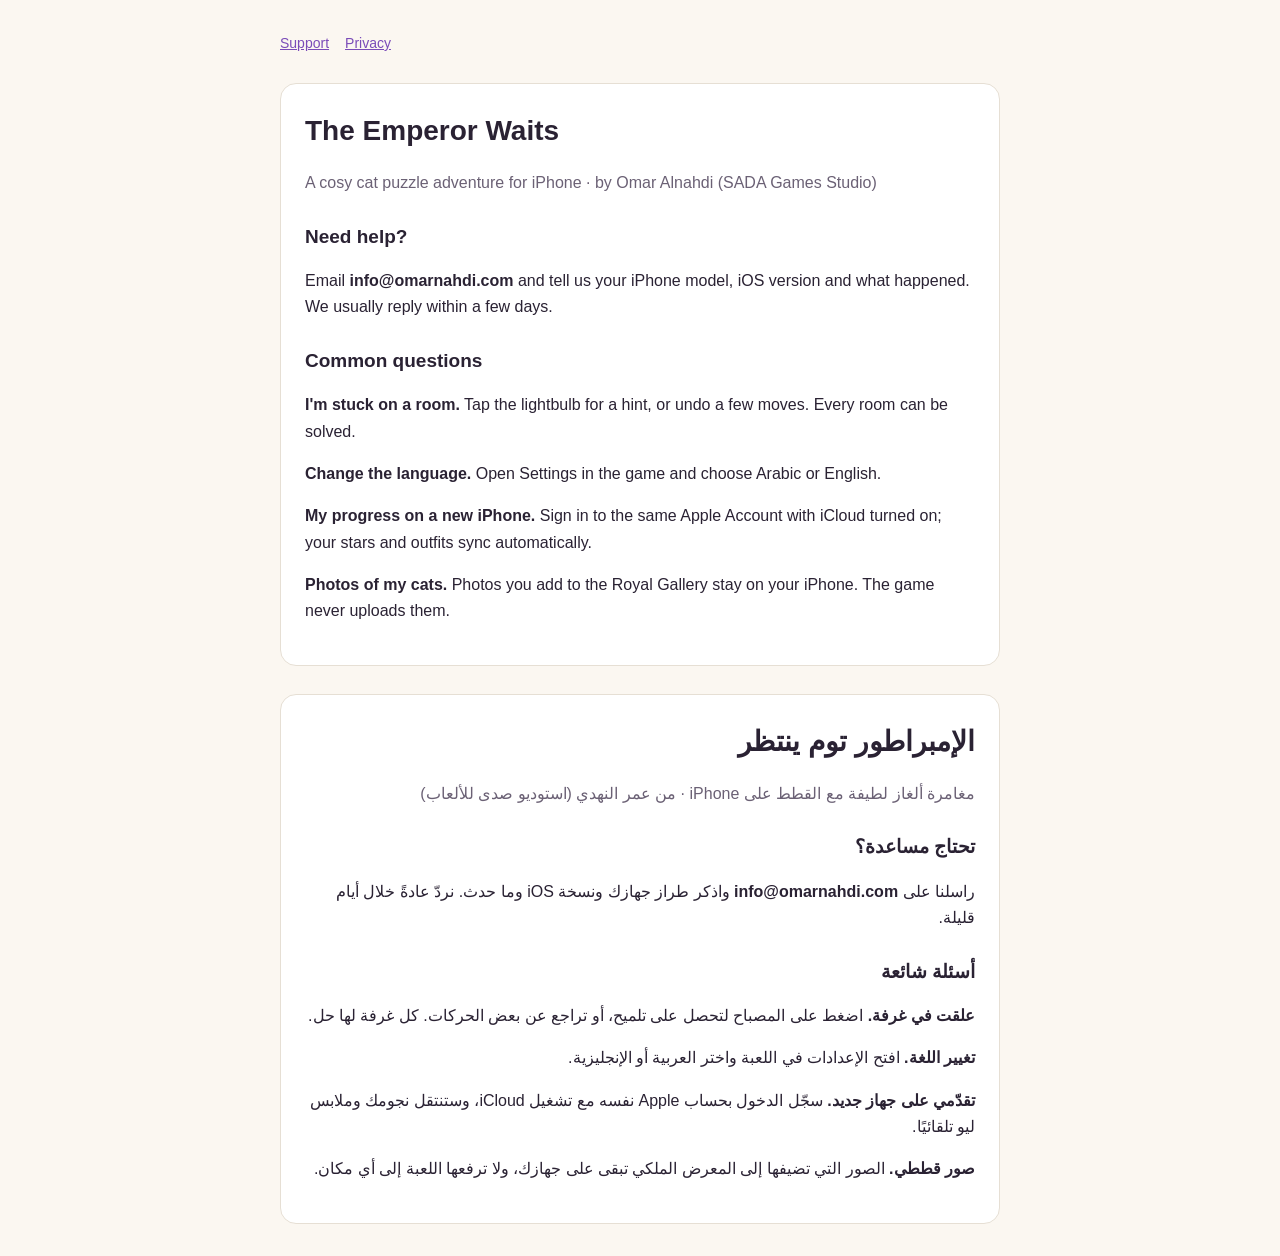
<file: index.html>
<!doctype html><html lang="en"><head><meta charset="utf-8"><meta http-equiv="refresh" content="0; url=/emperor-waits/"><link rel="canonical" href="/emperor-waits/"><title>Omar Alnahdi</title></head><body><a href="/emperor-waits/">The Emperor Waits</a></body></html>
</file>
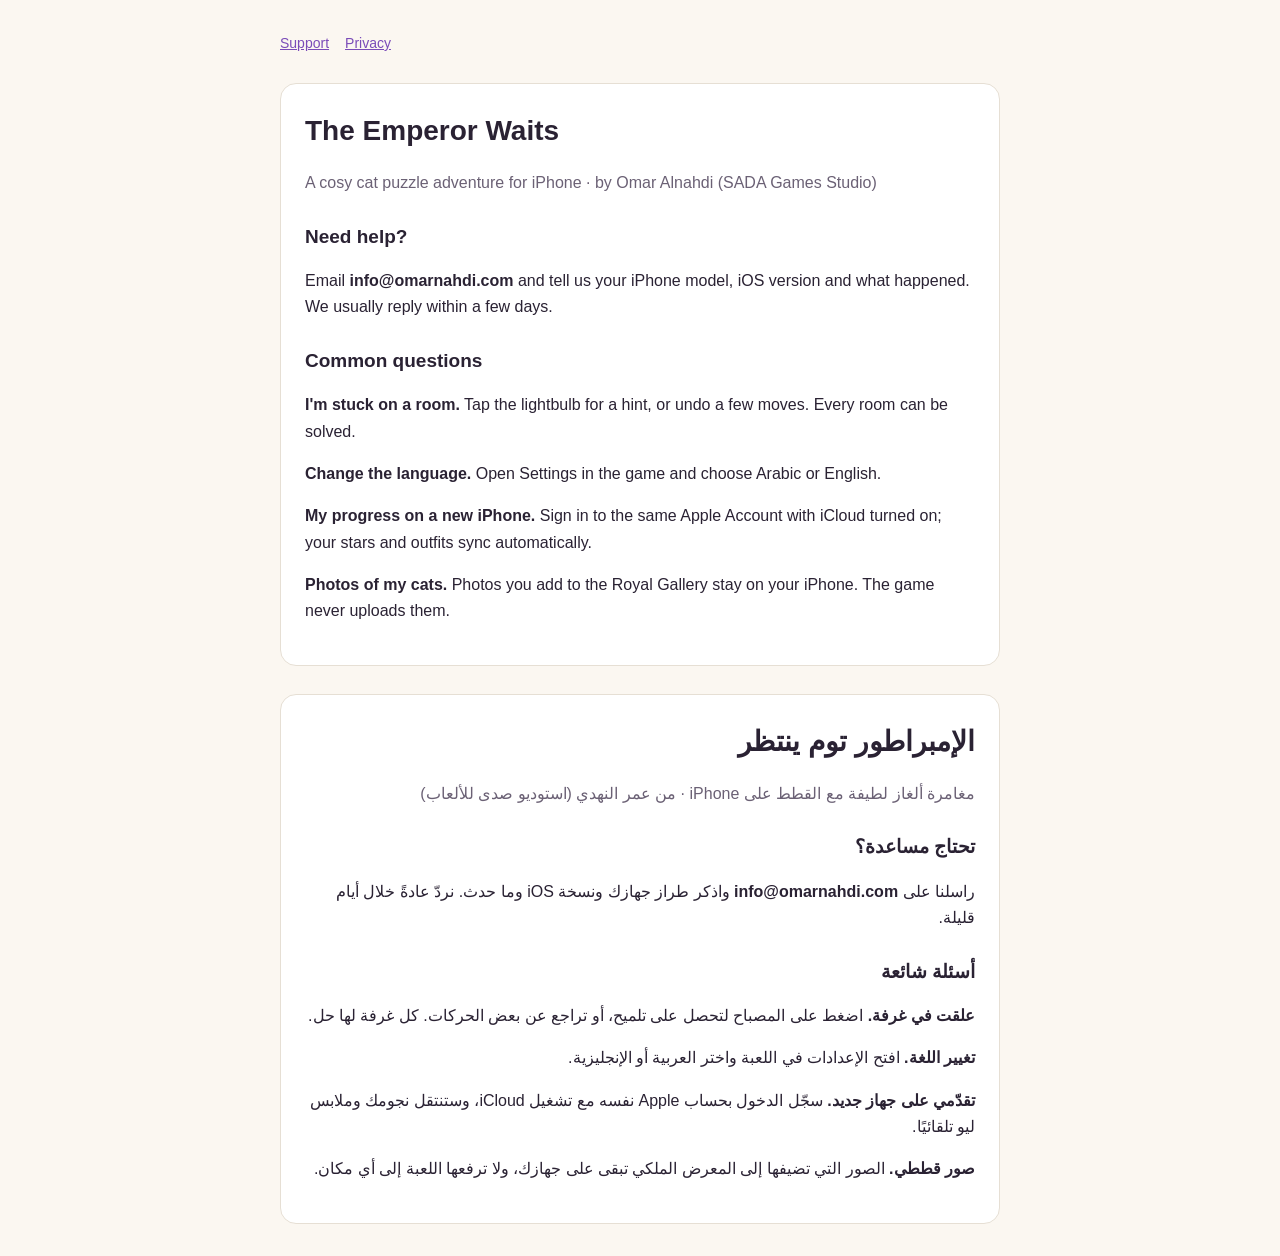
<file: emperor-waits/index.html>
<!doctype html><html lang="en"><head><meta charset="utf-8"><meta name="viewport" content="width=device-width,initial-scale=1">
<title>The Emperor Waits · Support</title><link rel="stylesheet" href="style.css"></head><body><main>
<nav><a href="./">Support</a><a href="privacy.html">Privacy</a></nav>
<section class="card"><h1>The Emperor Waits</h1><p class="muted">A cosy cat puzzle adventure for iPhone · by Omar Alnahdi (SADA Games Studio)</p>
<h2>Need help?</h2><p>Email <strong>info@omarnahdi.com</strong> and tell us your iPhone model, iOS version and what happened. We usually reply within a few days.</p>
<h2>Common questions</h2>
<p><strong>I'm stuck on a room.</strong> Tap the lightbulb for a hint, or undo a few moves. Every room can be solved.</p>
<p><strong>Change the language.</strong> Open Settings in the game and choose Arabic or English.</p>
<p><strong>My progress on a new iPhone.</strong> Sign in to the same Apple Account with iCloud turned on; your stars and outfits sync automatically.</p>
<p><strong>Photos of my cats.</strong> Photos you add to the Royal Gallery stay on your iPhone. The game never uploads them.</p></section>
<section class="card" dir="rtl" lang="ar"><h1>الإمبراطور توم ينتظر</h1><p class="muted">مغامرة ألغاز لطيفة مع القطط على iPhone · من عمر النهدي (استوديو صدى للألعاب)</p>
<h2>تحتاج مساعدة؟</h2><p>راسلنا على <strong dir="ltr">info@omarnahdi.com</strong> واذكر طراز جهازك ونسخة iOS وما حدث. نردّ عادةً خلال أيام قليلة.</p>
<h2>أسئلة شائعة</h2>
<p><strong>علقت في غرفة.</strong> اضغط على المصباح لتحصل على تلميح، أو تراجع عن بعض الحركات. كل غرفة لها حل.</p>
<p><strong>تغيير اللغة.</strong> افتح الإعدادات في اللعبة واختر العربية أو الإنجليزية.</p>
<p><strong>تقدّمي على جهاز جديد.</strong> سجّل الدخول بحساب Apple نفسه مع تشغيل iCloud، وستنتقل نجومك وملابس ليو تلقائيًا.</p>
<p><strong>صور قططي.</strong> الصور التي تضيفها إلى المعرض الملكي تبقى على جهازك، ولا ترفعها اللعبة إلى أي مكان.</p></section>
</main></body></html>
</file>
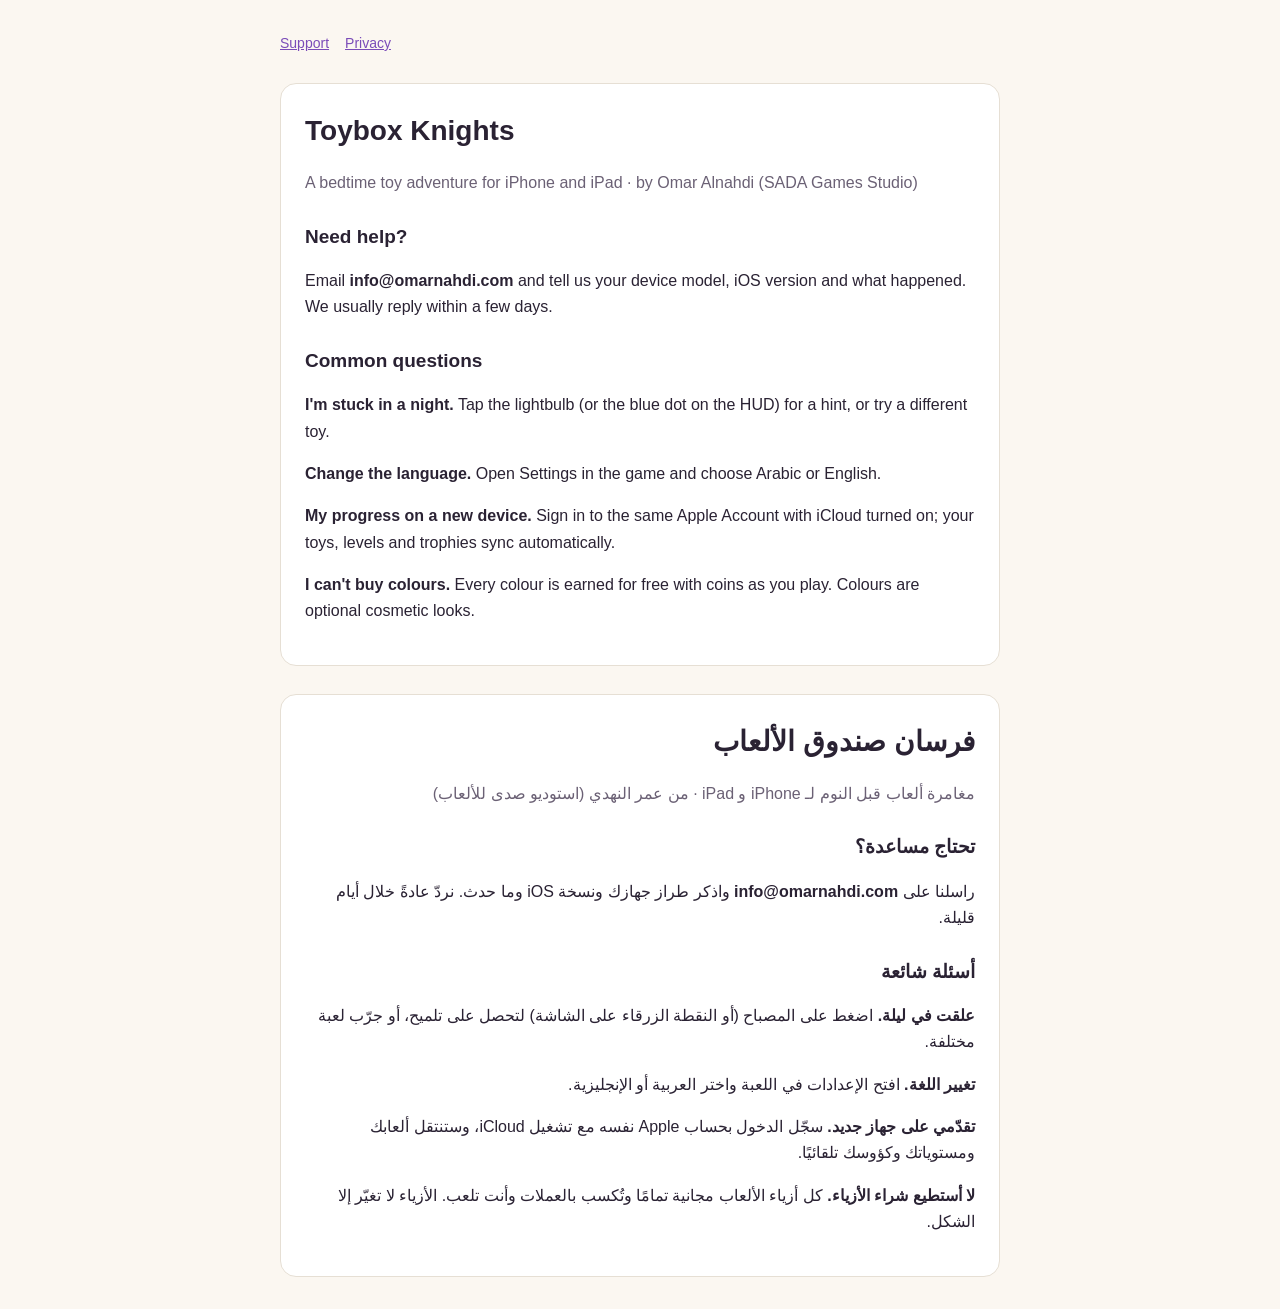
<file: toybox-knights/index.html>
<!doctype html><html lang="en"><head><meta charset="utf-8"><meta name="viewport" content="width=device-width,initial-scale=1">
<title>Toybox Knights · Support</title><link rel="stylesheet" href="style.css"></head><body><main>
<nav><a href="./">Support</a><a href="privacy.html">Privacy</a></nav>
<section class="card"><h1>Toybox Knights</h1><p class="muted">A bedtime toy adventure for iPhone and iPad · by Omar Alnahdi (SADA Games Studio)</p>
<h2>Need help?</h2><p>Email <strong>info@omarnahdi.com</strong> and tell us your device model, iOS version and what happened. We usually reply within a few days.</p>
<h2>Common questions</h2>
<p><strong>I'm stuck in a night.</strong> Tap the lightbulb (or the blue dot on the HUD) for a hint, or try a different toy.</p>
<p><strong>Change the language.</strong> Open Settings in the game and choose Arabic or English.</p>
<p><strong>My progress on a new device.</strong> Sign in to the same Apple Account with iCloud turned on; your toys, levels and trophies sync automatically.</p>
<p><strong>I can't buy colours.</strong> Every colour is earned for free with coins as you play. Colours are optional cosmetic looks.</p></section>
<section class="card" dir="rtl" lang="ar"><h1>فرسان صندوق الألعاب</h1><p class="muted">مغامرة ألعاب قبل النوم لـ iPhone و iPad · من عمر النهدي (استوديو صدى للألعاب)</p>
<h2>تحتاج مساعدة؟</h2><p>راسلنا على <strong dir="ltr">info@omarnahdi.com</strong> واذكر طراز جهازك ونسخة iOS وما حدث. نردّ عادةً خلال أيام قليلة.</p>
<h2>أسئلة شائعة</h2>
<p><strong>علقت في ليلة.</strong> اضغط على المصباح (أو النقطة الزرقاء على الشاشة) لتحصل على تلميح، أو جرّب لعبة مختلفة.</p>
<p><strong>تغيير اللغة.</strong> افتح الإعدادات في اللعبة واختر العربية أو الإنجليزية.</p>
<p><strong>تقدّمي على جهاز جديد.</strong> سجّل الدخول بحساب Apple نفسه مع تشغيل iCloud، وستنتقل ألعابك ومستوياتك وكؤوسك تلقائيًا.</p>
<p><strong>لا أستطيع شراء الأزياء.</strong> كل أزياء الألعاب مجانية تمامًا وتُكسب بالعملات وأنت تلعب. الأزياء لا تغيّر إلا الشكل.</p></section>
</main></body></html>
</file>
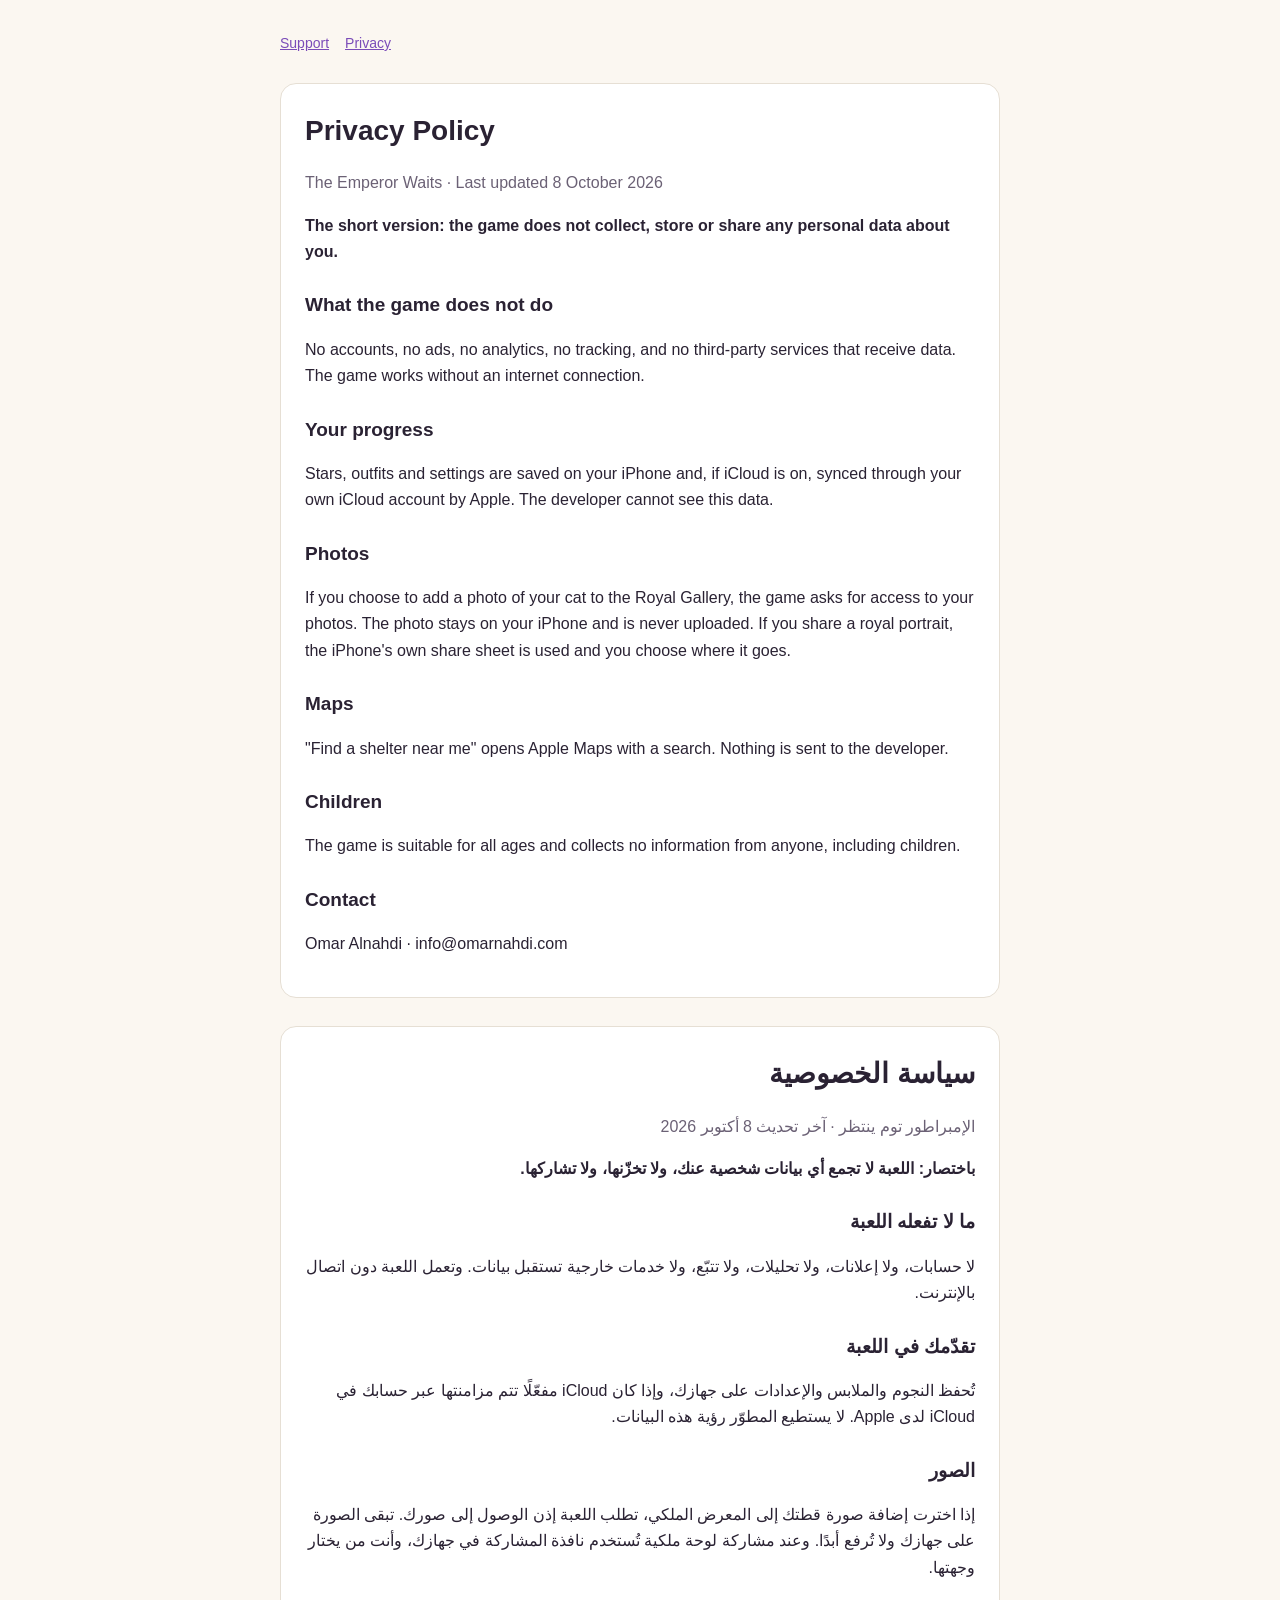
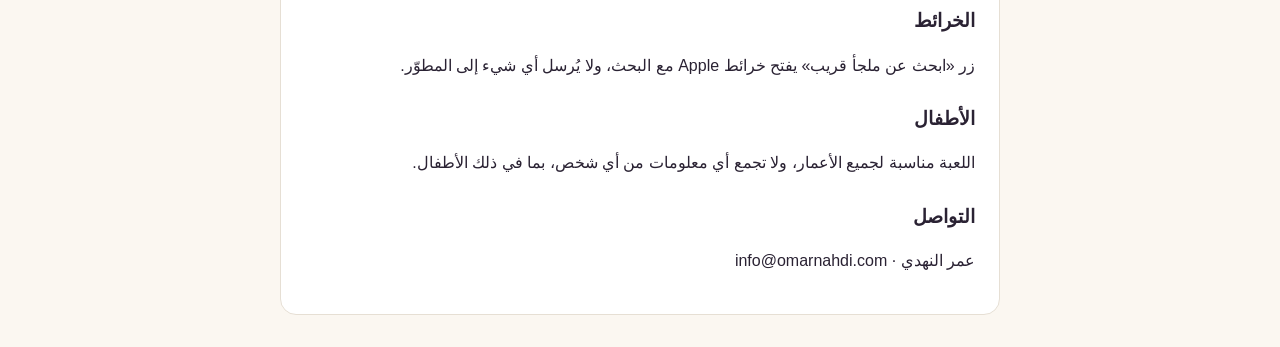
<file: emperor-waits/privacy.html>
<!doctype html><html lang="en"><head><meta charset="utf-8"><meta name="viewport" content="width=device-width,initial-scale=1">
<title>The Emperor Waits · Privacy Policy</title><link rel="stylesheet" href="style.css"></head><body><main>
<nav><a href="./">Support</a><a href="privacy.html">Privacy</a></nav>
<section class="card"><h1>Privacy Policy</h1><p class="muted">The Emperor Waits · Last updated 8 October 2026</p>
<p><strong>The short version: the game does not collect, store or share any personal data about you.</strong></p>
<h2>What the game does not do</h2><p>No accounts, no ads, no analytics, no tracking, and no third-party services that receive data. The game works without an internet connection.</p>
<h2>Your progress</h2><p>Stars, outfits and settings are saved on your iPhone and, if iCloud is on, synced through your own iCloud account by Apple. The developer cannot see this data.</p>
<h2>Photos</h2><p>If you choose to add a photo of your cat to the Royal Gallery, the game asks for access to your photos. The photo stays on your iPhone and is never uploaded. If you share a royal portrait, the iPhone's own share sheet is used and you choose where it goes.</p>
<h2>Maps</h2><p>"Find a shelter near me" opens Apple Maps with a search. Nothing is sent to the developer.</p>
<h2>Children</h2><p>The game is suitable for all ages and collects no information from anyone, including children.</p>
<h2>Contact</h2><p>Omar Alnahdi · info@omarnahdi.com</p></section>
<section class="card" dir="rtl" lang="ar"><h1>سياسة الخصوصية</h1><p class="muted">الإمبراطور توم ينتظر · آخر تحديث 8 أكتوبر 2026</p>
<p><strong>باختصار: اللعبة لا تجمع أي بيانات شخصية عنك، ولا تخزّنها، ولا تشاركها.</strong></p>
<h2>ما لا تفعله اللعبة</h2><p>لا حسابات، ولا إعلانات، ولا تحليلات، ولا تتبّع، ولا خدمات خارجية تستقبل بيانات. وتعمل اللعبة دون اتصال بالإنترنت.</p>
<h2>تقدّمك في اللعبة</h2><p>تُحفظ النجوم والملابس والإعدادات على جهازك، وإذا كان iCloud مفعّلًا تتم مزامنتها عبر حسابك في iCloud لدى Apple. لا يستطيع المطوّر رؤية هذه البيانات.</p>
<h2>الصور</h2><p>إذا اخترت إضافة صورة قطتك إلى المعرض الملكي، تطلب اللعبة إذن الوصول إلى صورك. تبقى الصورة على جهازك ولا تُرفع أبدًا. وعند مشاركة لوحة ملكية تُستخدم نافذة المشاركة في جهازك، وأنت من يختار وجهتها.</p>
<h2>الخرائط</h2><p>زر «ابحث عن ملجأ قريب» يفتح خرائط Apple مع البحث، ولا يُرسل أي شيء إلى المطوّر.</p>
<h2>الأطفال</h2><p>اللعبة مناسبة لجميع الأعمار، ولا تجمع أي معلومات من أي شخص، بما في ذلك الأطفال.</p>
<h2>التواصل</h2><p>عمر النهدي · <span dir="ltr">info@omarnahdi.com</span></p></section>
</main></body></html>
</file>
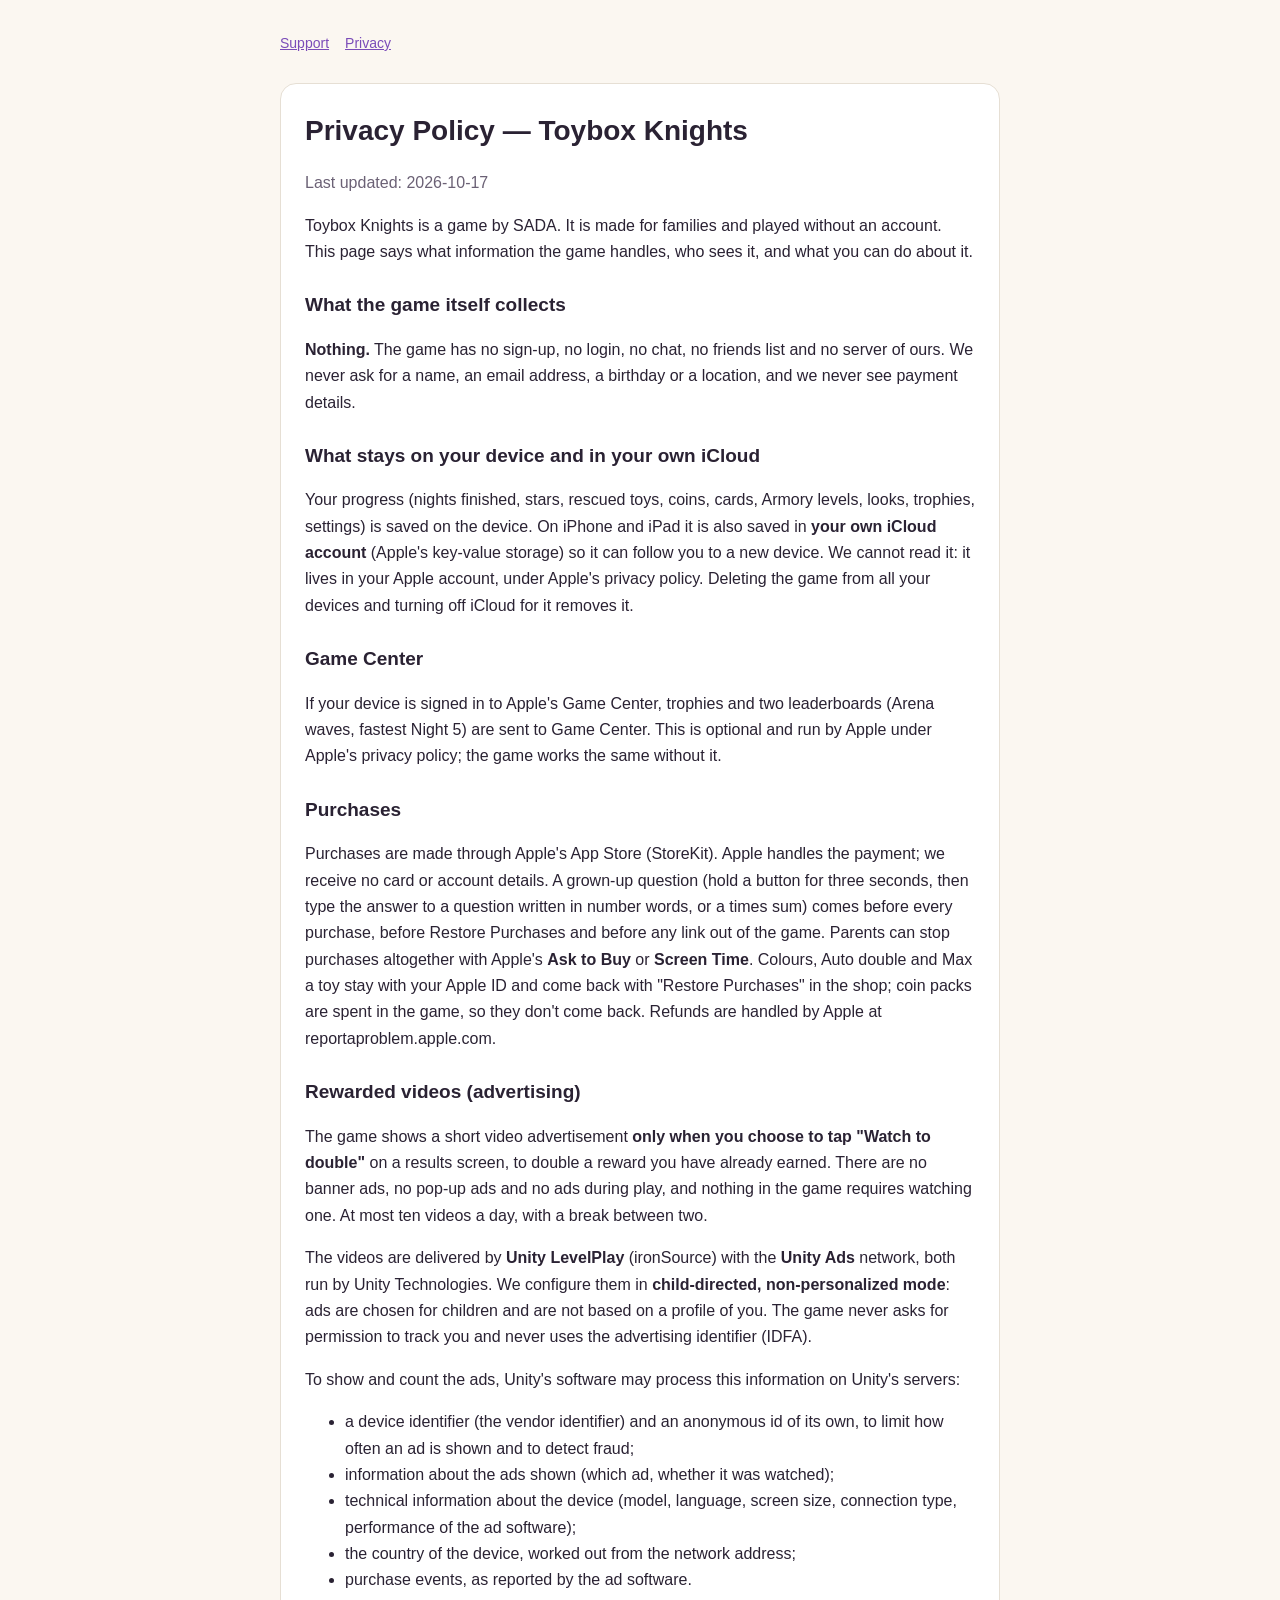
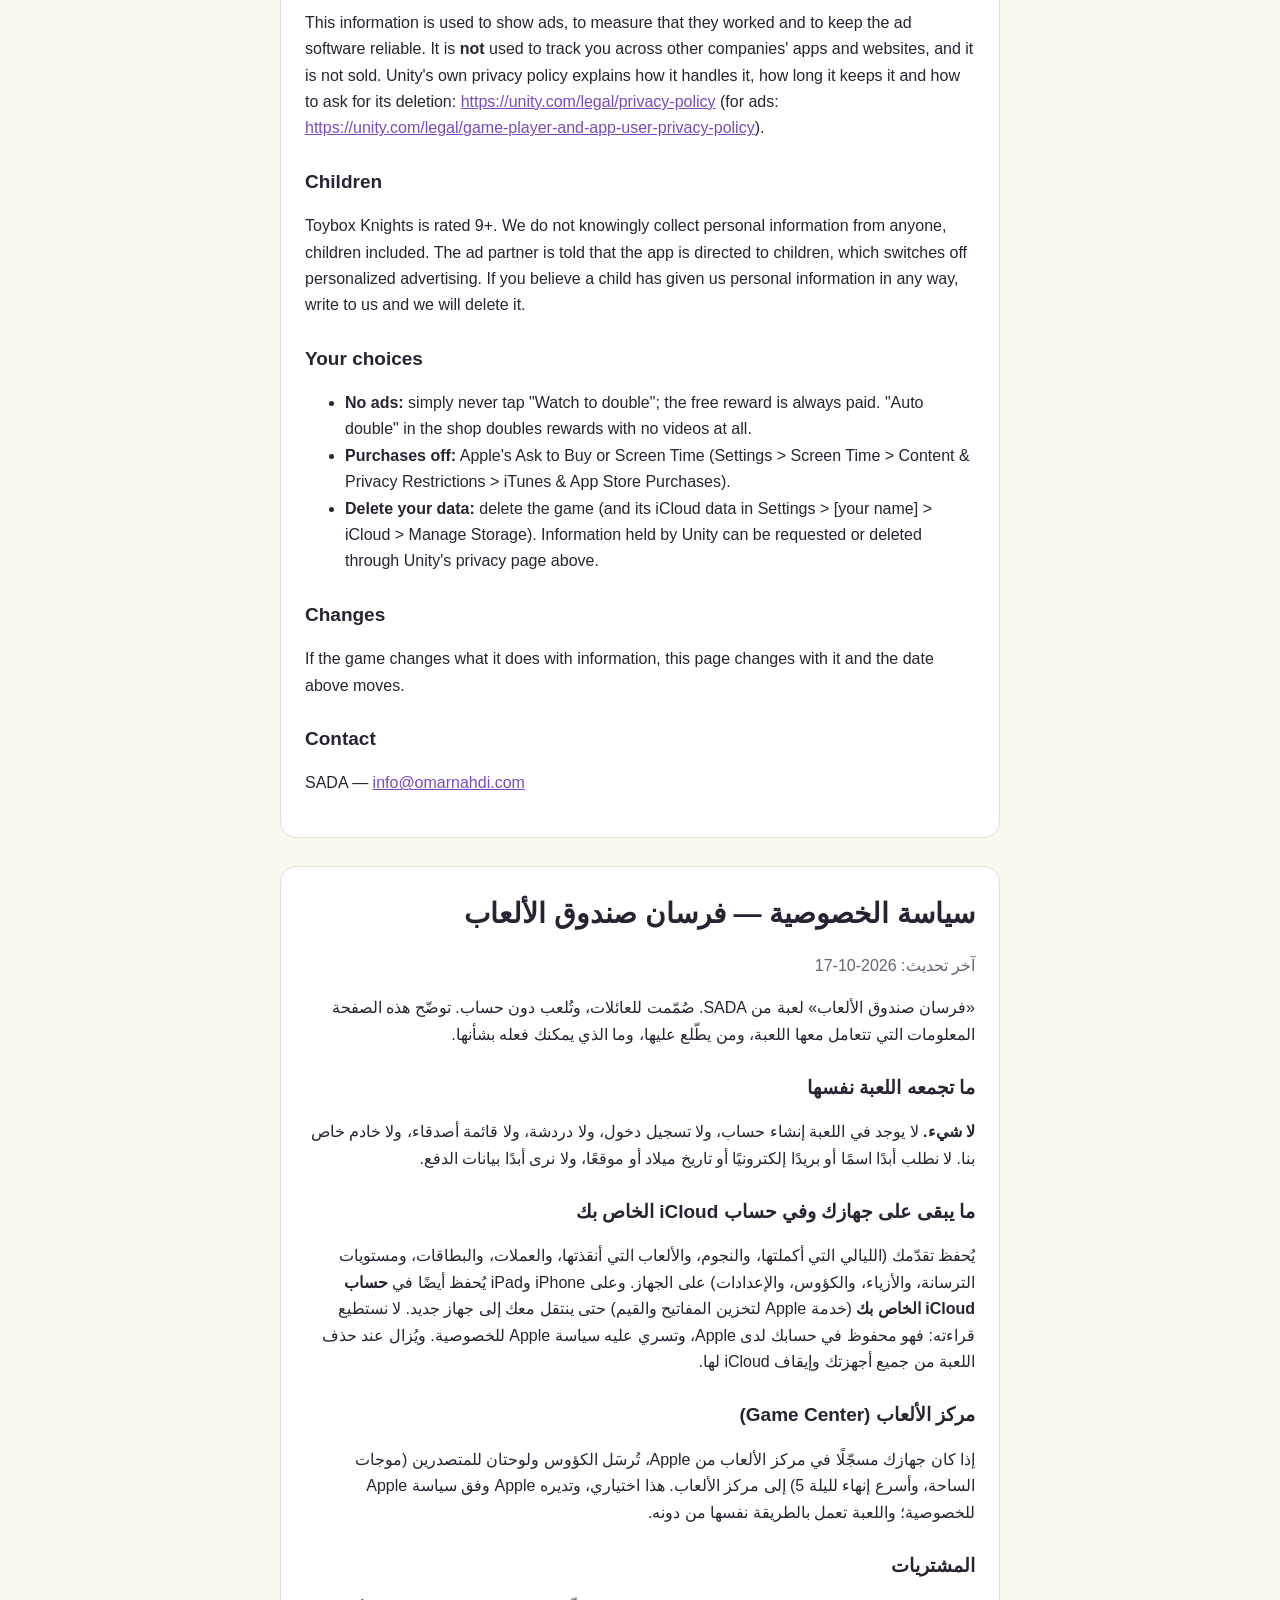
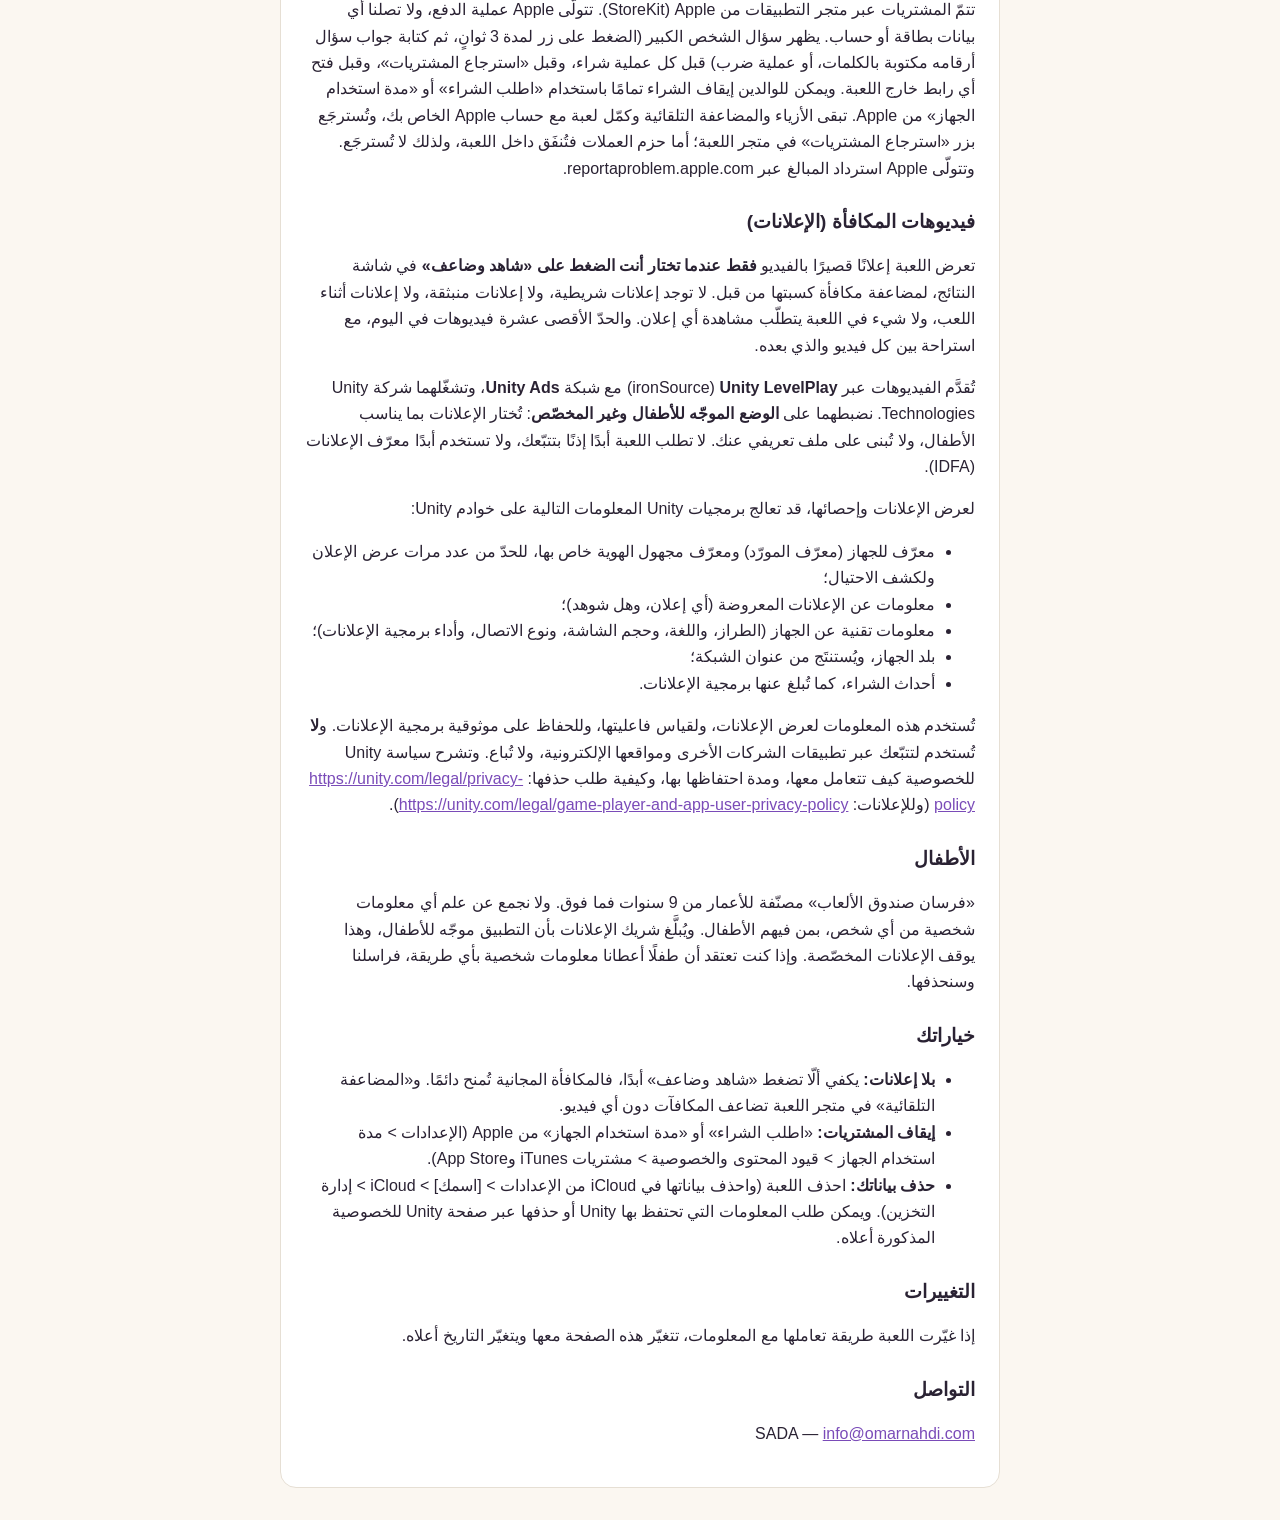
<file: toybox-knights/privacy.html>
<!doctype html><html lang="en"><head><meta charset="utf-8"><meta name="viewport" content="width=device-width,initial-scale=1">
<title>Toybox Knights · Privacy Policy</title><link rel="stylesheet" href="style.css"></head><body><main>
<nav><a href="./">Support</a><a href="privacy.html">Privacy</a></nav>
<section class="card"><h1>Privacy Policy — Toybox Knights</h1><p class="muted">Last updated: 2026-10-17</p>
<p>Toybox Knights is a game by SADA. It is made for families and played without an account. This page says what information the game handles, who sees it, and what you can do about it.</p>
<h2>What the game itself collects</h2>
<p><strong>Nothing.</strong> The game has no sign-up, no login, no chat, no friends list and no server of ours. We never ask for a name, an email address, a birthday or a location, and we never see payment details.</p>
<h2>What stays on your device and in your own iCloud</h2>
<p>Your progress (nights finished, stars, rescued toys, coins, cards, Armory levels, looks, trophies, settings) is saved on the device. On iPhone and iPad it is also saved in <strong>your own iCloud account</strong> (Apple's key-value storage) so it can follow you to a new device. We cannot read it: it lives in your Apple account, under Apple's privacy policy. Deleting the game from all your devices and turning off iCloud for it removes it.</p>
<h2>Game Center</h2>
<p>If your device is signed in to Apple's Game Center, trophies and two leaderboards (Arena waves, fastest Night 5) are sent to Game Center. This is optional and run by Apple under Apple's privacy policy; the game works the same without it.</p>
<h2>Purchases</h2>
<p>Purchases are made through Apple's App Store (StoreKit). Apple handles the payment; we receive no card or account details. A grown-up question (hold a button for three seconds, then type the answer to a question written in number words, or a times sum) comes before every purchase, before Restore Purchases and before any link out of the game. Parents can stop purchases altogether with Apple's <strong>Ask to Buy</strong> or <strong>Screen Time</strong>. Colours, Auto double and Max a toy stay with your Apple ID and come back with "Restore Purchases" in the shop; coin packs are spent in the game, so they don't come back. Refunds are handled by Apple at reportaproblem.apple.com.</p>
<h2>Rewarded videos (advertising)</h2>
<p>The game shows a short video advertisement <strong>only when you choose to tap "Watch to double"</strong> on a results screen, to double a reward you have already earned. There are no banner ads, no pop-up ads and no ads during play, and nothing in the game requires watching one. At most ten videos a day, with a break between two.</p>
<p>The videos are delivered by <strong>Unity LevelPlay</strong> (ironSource) with the <strong>Unity Ads</strong> network, both run by Unity Technologies. We configure them in <strong>child-directed, non-personalized mode</strong>: ads are chosen for children and are not based on a profile of you. The game never asks for permission to track you and never uses the advertising identifier (IDFA).</p>
<p>To show and count the ads, Unity's software may process this information on Unity's servers:</p>
<ul>
<li>a device identifier (the vendor identifier) and an anonymous id of its own, to limit how often an ad is shown and to detect fraud;</li>
<li>information about the ads shown (which ad, whether it was watched);</li>
<li>technical information about the device (model, language, screen size, connection type, performance of the ad software);</li>
<li>the country of the device, worked out from the network address;</li>
<li>purchase events, as reported by the ad software.</li>
</ul>
<p>This information is used to show ads, to measure that they worked and to keep the ad software reliable. It is <strong>not</strong> used to track you across other companies' apps and websites, and it is not sold. Unity's own privacy policy explains how it handles it, how long it keeps it and how to ask for its deletion: <a href="https://unity.com/legal/privacy-policy">https://unity.com/legal/privacy-policy</a> (for ads: <a href="https://unity.com/legal/game-player-and-app-user-privacy-policy">https://unity.com/legal/game-player-and-app-user-privacy-policy</a>).</p>
<h2>Children</h2>
<p>Toybox Knights is rated 9+. We do not knowingly collect personal information from anyone, children included. The ad partner is told that the app is directed to children, which switches off personalized advertising. If you believe a child has given us personal information in any way, write to us and we will delete it.</p>
<h2>Your choices</h2>
<ul>
<li><strong>No ads:</strong> simply never tap "Watch to double"; the free reward is always paid. "Auto double" in the shop doubles rewards with no videos at all.</li>
<li><strong>Purchases off:</strong> Apple's Ask to Buy or Screen Time (Settings > Screen Time > Content & Privacy Restrictions > iTunes & App Store Purchases).</li>
<li><strong>Delete your data:</strong> delete the game (and its iCloud data in Settings > [your name] > iCloud > Manage Storage). Information held by Unity can be requested or deleted through Unity's privacy page above.</li>
</ul>
<h2>Changes</h2>
<p>If the game changes what it does with information, this page changes with it and the date above moves.</p>
<h2>Contact</h2>
<p>SADA — <a href="mailto:info@omarnahdi.com">info@omarnahdi.com</a></p>
</section>
<section class="card" dir="rtl" lang="ar"><h1>سياسة الخصوصية — فرسان صندوق الألعاب</h1><p class="muted">آخر تحديث: 2026-10-17</p>
<p>«فرسان صندوق الألعاب» لعبة من SADA. صُمّمت للعائلات، وتُلعب دون حساب. توضّح هذه الصفحة المعلومات التي تتعامل معها اللعبة، ومن يطّلع عليها، وما الذي يمكنك فعله بشأنها.</p>
<h2>ما تجمعه اللعبة نفسها</h2>
<p><strong>لا شيء.</strong> لا يوجد في اللعبة إنشاء حساب، ولا تسجيل دخول، ولا دردشة، ولا قائمة أصدقاء، ولا خادم خاص بنا. لا نطلب أبدًا اسمًا أو بريدًا إلكترونيًا أو تاريخ ميلاد أو موقعًا، ولا نرى أبدًا بيانات الدفع.</p>
<h2>ما يبقى على جهازك وفي حساب iCloud الخاص بك</h2>
<p>يُحفظ تقدّمك (الليالي التي أكملتها، والنجوم، والألعاب التي أنقذتها، والعملات، والبطاقات، ومستويات الترسانة، والأزياء، والكؤوس، والإعدادات) على الجهاز. وعلى iPhone وiPad يُحفظ أيضًا في <strong>حساب iCloud الخاص بك</strong> (خدمة Apple لتخزين المفاتيح والقيم) حتى ينتقل معك إلى جهاز جديد. لا نستطيع قراءته: فهو محفوظ في حسابك لدى Apple، وتسري عليه سياسة Apple للخصوصية. ويُزال عند حذف اللعبة من جميع أجهزتك وإيقاف iCloud لها.</p>
<h2>مركز الألعاب (Game Center)</h2>
<p>إذا كان جهازك مسجّلًا في مركز الألعاب من Apple، تُرسَل الكؤوس ولوحتان للمتصدرين (موجات الساحة، وأسرع إنهاء لليلة 5) إلى مركز الألعاب. هذا اختياري، وتديره Apple وفق سياسة Apple للخصوصية؛ واللعبة تعمل بالطريقة نفسها من دونه.</p>
<h2>المشتريات</h2>
<p>تتمّ المشتريات عبر متجر التطبيقات من Apple ‏(StoreKit). تتولّى Apple عملية الدفع، ولا تصلنا أي بيانات بطاقة أو حساب. يظهر سؤال الشخص الكبير (الضغط على زر لمدة 3 ثوانٍ، ثم كتابة جواب سؤال أرقامه مكتوبة بالكلمات، أو عملية ضرب) قبل كل عملية شراء، وقبل «استرجاع المشتريات»، وقبل فتح أي رابط خارج اللعبة. ويمكن للوالدين إيقاف الشراء تمامًا باستخدام «اطلب الشراء» أو «مدة استخدام الجهاز» من Apple. تبقى الأزياء والمضاعفة التلقائية وكمّل لعبة مع حساب Apple الخاص بك، وتُسترجَع بزر «استرجاع المشتريات» في متجر اللعبة؛ أما حزم العملات فتُنفَق داخل اللعبة، ولذلك لا تُسترجَع. وتتولّى Apple استرداد المبالغ عبر reportaproblem.apple.com.</p>
<h2>فيديوهات المكافأة (الإعلانات)</h2>
<p>تعرض اللعبة إعلانًا قصيرًا بالفيديو <strong>فقط عندما تختار أنت الضغط على «شاهد وضاعف»</strong> في شاشة النتائج، لمضاعفة مكافأة كسبتها من قبل. لا توجد إعلانات شريطية، ولا إعلانات منبثقة، ولا إعلانات أثناء اللعب، ولا شيء في اللعبة يتطلّب مشاهدة أي إعلان. والحدّ الأقصى عشرة فيديوهات في اليوم، مع استراحة بين كل فيديو والذي بعده.</p>
<p>تُقدَّم الفيديوهات عبر <strong>Unity LevelPlay</strong> ‏(ironSource) مع شبكة <strong>Unity Ads</strong>، وتشغّلهما شركة Unity Technologies. نضبطهما على <strong>الوضع الموجّه للأطفال وغير المخصّص</strong>: تُختار الإعلانات بما يناسب الأطفال، ولا تُبنى على ملف تعريفي عنك. لا تطلب اللعبة أبدًا إذنًا بتتبّعك، ولا تستخدم أبدًا معرّف الإعلانات (IDFA).</p>
<p>لعرض الإعلانات وإحصائها، قد تعالج برمجيات Unity المعلومات التالية على خوادم Unity:</p>
<ul>
<li>معرّف للجهاز (معرّف المورّد) ومعرّف مجهول الهوية خاص بها، للحدّ من عدد مرات عرض الإعلان ولكشف الاحتيال؛</li>
<li>معلومات عن الإعلانات المعروضة (أي إعلان، وهل شوهد)؛</li>
<li>معلومات تقنية عن الجهاز (الطراز، واللغة، وحجم الشاشة، ونوع الاتصال، وأداء برمجية الإعلانات)؛</li>
<li>بلد الجهاز، ويُستنتَج من عنوان الشبكة؛</li>
<li>أحداث الشراء، كما تُبلغ عنها برمجية الإعلانات.</li>
</ul>
<p>تُستخدم هذه المعلومات لعرض الإعلانات، ولقياس فاعليتها، وللحفاظ على موثوقية برمجية الإعلانات. و<strong>لا</strong> تُستخدم لتتبّعك عبر تطبيقات الشركات الأخرى ومواقعها الإلكترونية، ولا تُباع. وتشرح سياسة Unity للخصوصية كيف تتعامل معها، ومدة احتفاظها بها، وكيفية طلب حذفها: <a href="https://unity.com/legal/privacy-policy">https://unity.com/legal/privacy-policy</a> (وللإعلانات: <a href="https://unity.com/legal/game-player-and-app-user-privacy-policy">https://unity.com/legal/game-player-and-app-user-privacy-policy</a>).</p>
<h2>الأطفال</h2>
<p>«فرسان صندوق الألعاب» مصنّفة للأعمار من 9 سنوات فما فوق. ولا نجمع عن علم أي معلومات شخصية من أي شخص، بمن فيهم الأطفال. ويُبلَّغ شريك الإعلانات بأن التطبيق موجّه للأطفال، وهذا يوقف الإعلانات المخصّصة. وإذا كنت تعتقد أن طفلًا أعطانا معلومات شخصية بأي طريقة، فراسلنا وسنحذفها.</p>
<h2>خياراتك</h2>
<ul>
<li><strong>بلا إعلانات:</strong> يكفي ألّا تضغط «شاهد وضاعف» أبدًا، فالمكافأة المجانية تُمنح دائمًا. و«المضاعفة التلقائية» في متجر اللعبة تضاعف المكافآت دون أي فيديو.</li>
<li><strong>إيقاف المشتريات:</strong> «اطلب الشراء» أو «مدة استخدام الجهاز» من Apple (الإعدادات > مدة استخدام الجهاز > قيود المحتوى والخصوصية > مشتريات iTunes وApp Store).</li>
<li><strong>حذف بياناتك:</strong> احذف اللعبة (واحذف بياناتها في iCloud من الإعدادات > [اسمك] > iCloud > إدارة التخزين). ويمكن طلب المعلومات التي تحتفظ بها Unity أو حذفها عبر صفحة Unity للخصوصية المذكورة أعلاه.</li>
</ul>
<h2>التغييرات</h2>
<p>إذا غيّرت اللعبة طريقة تعاملها مع المعلومات، تتغيّر هذه الصفحة معها ويتغيّر التاريخ أعلاه.</p>
<h2>التواصل</h2>
<p>SADA — <a href="mailto:info@omarnahdi.com">info@omarnahdi.com</a></p>
</section>
</main></body></html>
</file>
<file: emperor-waits/style.css>
:root{--bg:#fbf7f1;--fg:#2a2233;--muted:#6b6175;--accent:#7a4bb8;--card:#fff;--line:#e6dfd4}
@media (prefers-color-scheme:dark){:root{--bg:#141019;--fg:#efe9f6;--muted:#a99fb6;--accent:#c7a3ff;--card:#1d1724;--line:#30283a}}
*{box-sizing:border-box}body{margin:0;background:var(--bg);color:var(--fg);font:16px/1.65 -apple-system,"SF Pro Text","Segoe UI",Tahoma,"Noto Naskh Arabic",sans-serif;padding:32px 16px}
main{max-width:720px;margin:0 auto;display:grid;gap:28px}
h1{font-size:28px;margin:0 0 4px;text-wrap:balance}h2{font-size:19px;margin:24px 0 6px}
.card{background:var(--card);border:1px solid var(--line);border-radius:16px;padding:24px}
.muted{color:var(--muted)}a{color:var(--accent)}[dir=rtl]{text-align:right}
nav{display:flex;gap:16px;font-size:14px}
</file>
<file: toybox-knights/style.css>
:root{--bg:#fbf7f1;--fg:#2a2233;--muted:#6b6175;--accent:#7a4bb8;--card:#fff;--line:#e6dfd4}
@media (prefers-color-scheme:dark){:root{--bg:#141019;--fg:#efe9f6;--muted:#a99fb6;--accent:#c7a3ff;--card:#1d1724;--line:#30283a}}
*{box-sizing:border-box}body{margin:0;background:var(--bg);color:var(--fg);font:16px/1.65 -apple-system,"SF Pro Text","Segoe UI",Tahoma,"Noto Naskh Arabic",sans-serif;padding:32px 16px}
main{max-width:720px;margin:0 auto;display:grid;gap:28px}
h1{font-size:28px;margin:0 0 4px;text-wrap:balance}h2{font-size:19px;margin:24px 0 6px}
.card{background:var(--card);border:1px solid var(--line);border-radius:16px;padding:24px}
.muted{color:var(--muted)}a{color:var(--accent)}[dir=rtl]{text-align:right}
nav{display:flex;gap:16px;font-size:14px}
</file>
